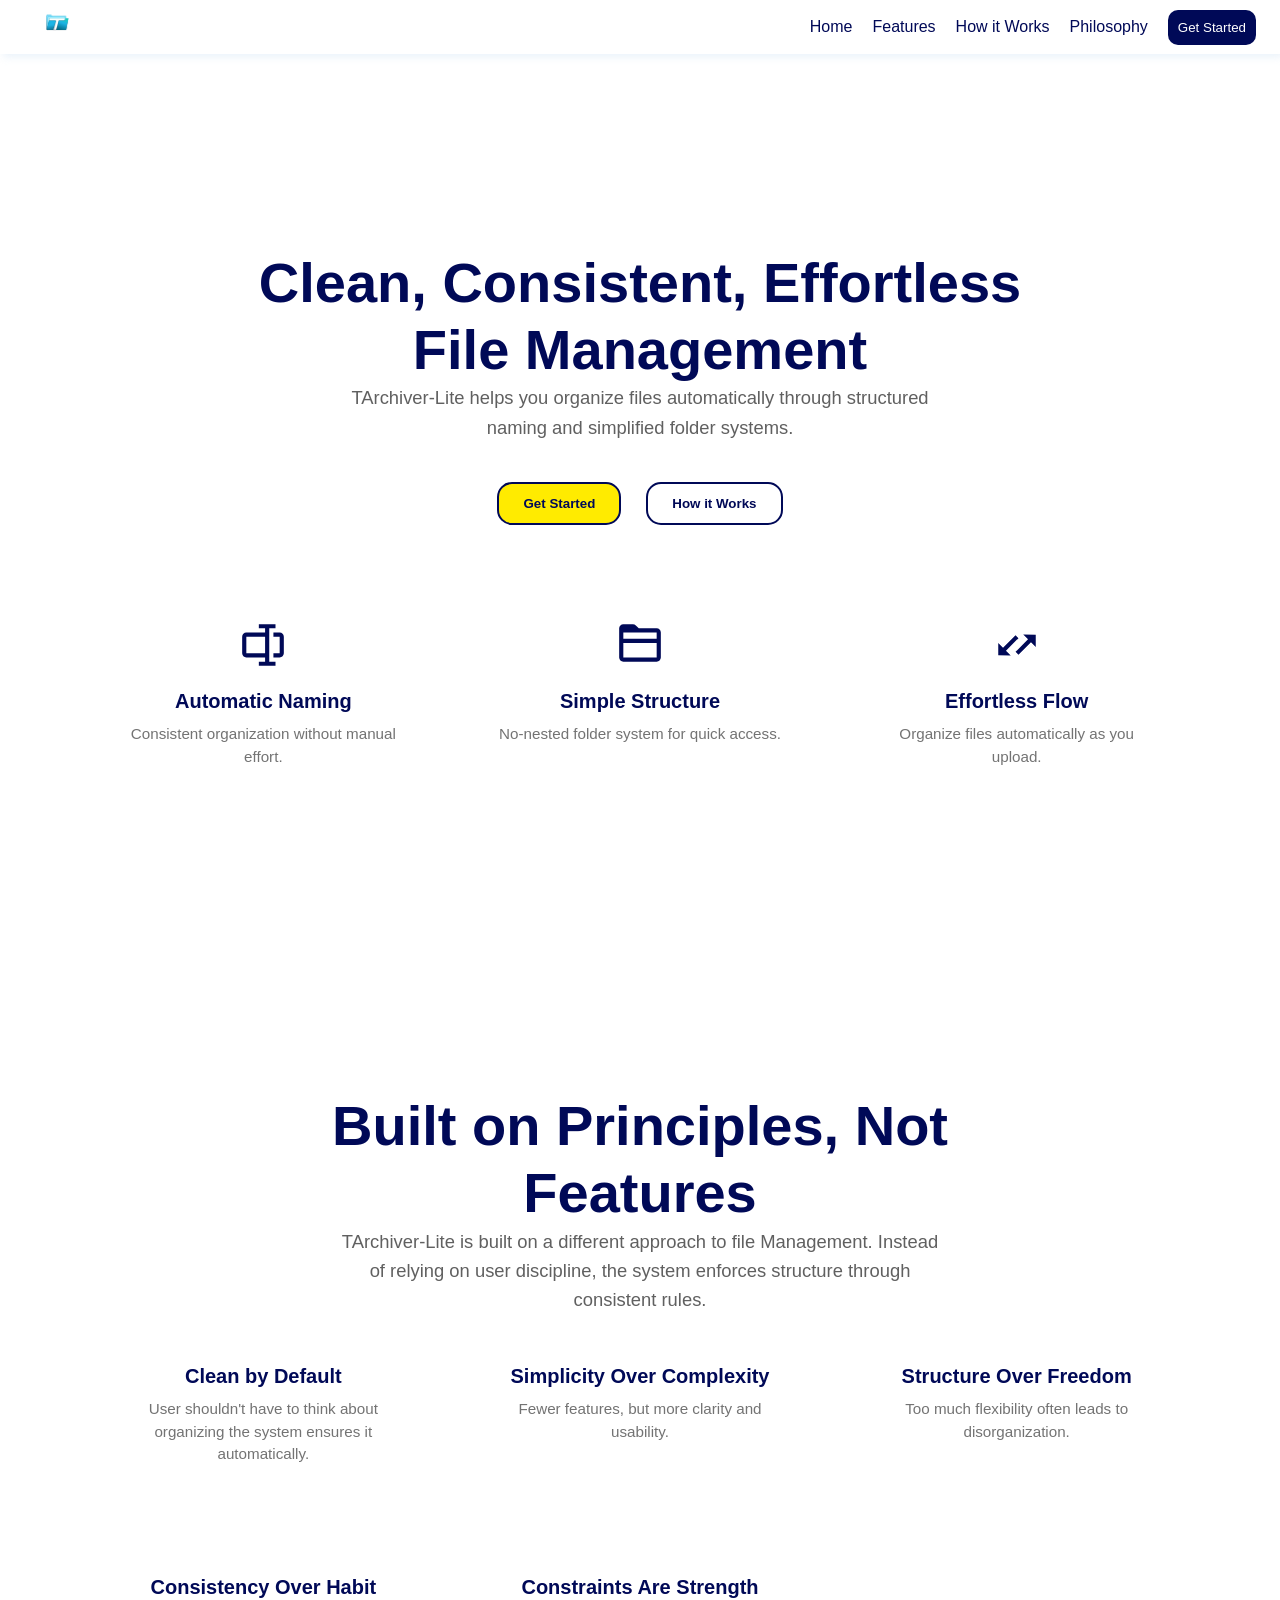
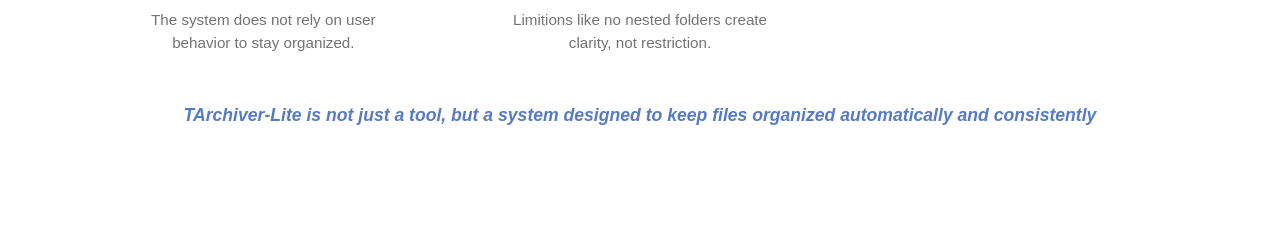
<file: index.html>
<!doctype html>
<html lang="en">
  <head>
    <meta charset="UTF-8" />
    <meta name="viewport" content="width=device-width, initial-scale=1.0" />
    <title>TARCHIVER-LITE</title>
    <!-- css -->
    <link rel="stylesheet" href="assets/style.css" />

    <!-- css icon -->
    <link
      href="https://cdn.boxicons.com/3.0.8/fonts/basic/boxicons.min.css"
      rel="stylesheet"
    />
  </head>
  <body>
    <header>
      <nav>
        <div class="logo">
          <img
            src="assets/img/Logo_TArchiver_Lite-removebg-preview.png"
            alt="logo"
          />
        </div>
        <!-- menu untuk versi desktop -->
        <ul class="desktop-menu">
          <li><a href="#home">Home</a></li>
          <li><a href="#features">Features</a></li>
          <li><a href="#hiw">How it Works</a></li>
          <li><a href="#philosophy">Philosophy</a></li>
          <li><button>Get Started</button></li>
        </ul>
        <!-- Tombol Hamburger Menu -->
        <div class="hamburger-menu">
          <div class="bar"></div>
          <div class="bar"></div>
          <div class="bar"></div>
        </div>

        <!-- menu untuk versi mobile -->
        <ul class="mobile-menu">
          <li><a href="#home">Home</a></li>
          <li><a href="#features">Features</a></li>
          <li><a href="#hiw">How it Works</a></li>
          <li><a href="#philosophy">Philosophy</a></li>
          <li><button>Get Started</button></li>

          <button class="close-btn">V</button>
        </ul>
      </nav>
    </header>

    <main>
      <section id="home">
        <div class="container-home">
          <div class="hero-content">
            <h1 class="title">Clean, Consistent, Effortless File Management</h1>
            <p class="subtitle">
              TArchiver-Lite helps you organize files automatically through
              structured naming and simplified folder systems.
            </p>
          </div>

          <div class="cta">
            <button class="btn-primary">Get Started</button>
            <button class="btn-secondary">How it Works</button>
          </div>

          <div class="features-points">
            <div class="feature-card">
              <img
                src="assets/img/rename.svg"
                alt=""
                class="icon-placeholder"
              />
              <h3>Automatic Naming</h3>
              <p>Consistent organization without manual effort.</p>
            </div>
            <div class="feature-card">
              <img
                src="assets/img/folder-open.svg"
                alt=""
                class="icon-placeholder"
              />
              <h3>Simple Structure</h3>
              <p>No-nested folder system for quick access.</p>
            </div>
            <div class="feature-card">
              <img
                src="assets/img/swap-diagonal.svg"
                alt=""
                class="icon-placeholder"
              />
              <h3>Effortless Flow</h3>
              <p>Organize files automatically as you upload.</p>
            </div>
          </div>
        </div>
      </section>
      <section id="features"></section>
      <section id="hiw"></section>
      <section id="philosophy">
        <div class="container-philosophy">
          <!-- Hero Philosophy -->
          <div class="hero-philosophy">
            <h1 class="title">Built on Principles, Not Features</h1>
            <p class="subtitle">
              TArchiver-Lite is built on a different approach to file
              Management. Instead of relying on user discipline, the system
              enforces structure through consistent rules.
            </p>
          </div>

          <!-- Core Principles -->
          <div class="feature-philosophy">
            <div class="philosophy-card">
              <i class="bx bx-brush-sparkles icon" style="color: #000957"></i>
              <h3>Clean by Default</h3>
              <p>
                User shouldn't have to think about organizing the system ensures
                it automatically.
              </p>
            </div>
            <div class="philosophy-card">
              <i class="bx bx-sparkles-alt icon" style="color:#000957;"></i>
              <h3>Simplicity Over Complexity</h3>
              <p>Fewer features, but more clarity and usability.</p>
            </div>
            <div class="philosophy-card">
              <i class="bx bx-grid icon" style="color:#000957;"></i>
              <h3>Structure Over Freedom</h3>
              <p>Too much flexibility often leads to disorganization.</p>
            </div>
            <div class="philosophy-card">
              <i class="bx bx-infinite icon" style="color:#000957;"></i>
              <h3>Consistency Over Habit</h3>
              <p>
                The system does not rely on user behavior to stay organized.
              </p>
            </div>
            <div class="philosophy-card">
              <i class="bx bx-check-shield icon" style="color:#000957;"></i>
              <h3>Constraints Are Strength</h3>
              <p>
                Limitions like no nested folders create clarity, not
                restriction.
              </p>
            </div>
          </div>

          <!-- Closing -->
          <div class="closing-philosophy">
            <p>
              TArchiver-Lite is not just a tool, but a system designed to keep
              files organized automatically and consistently
            </p>
          </div>
        </div>
      </section>
    </main>

    <footer></footer>
    <script src="assets/script.js"></script>
  </body>
</html>
</file>
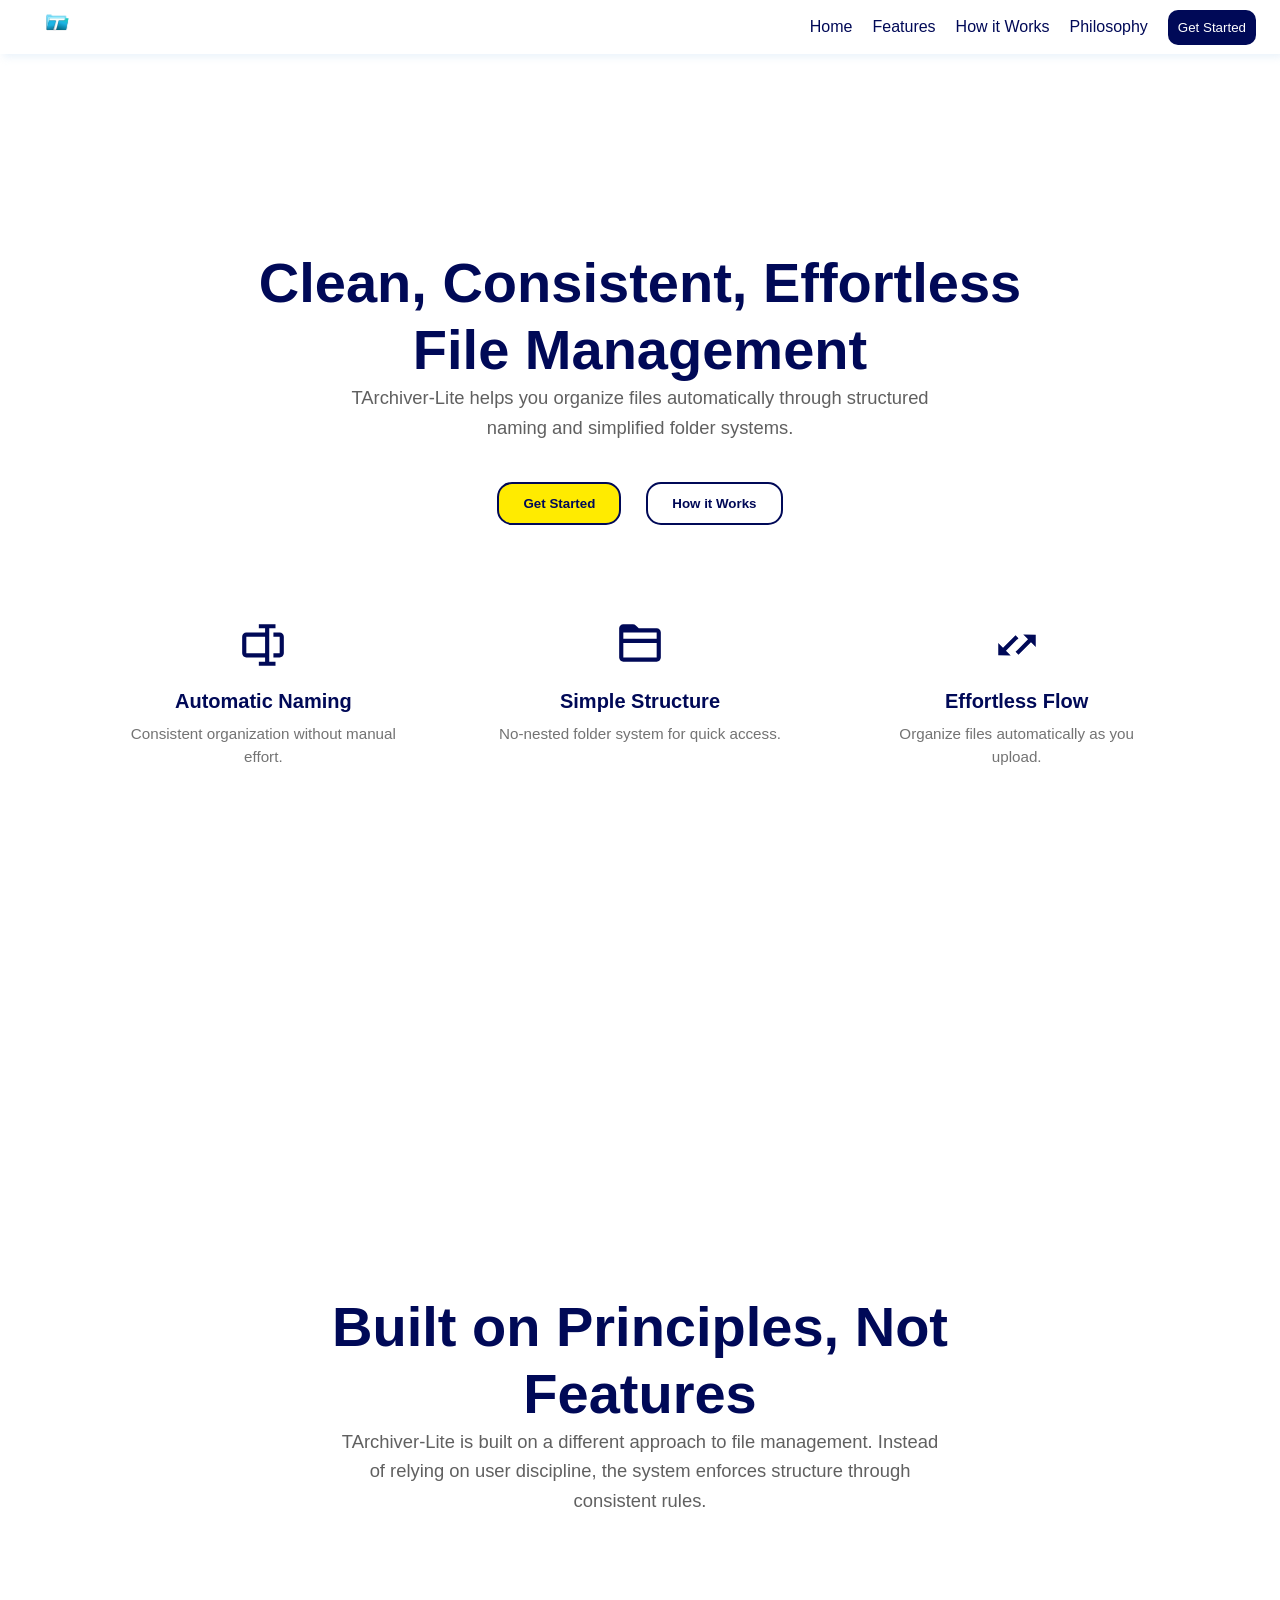
<file: tarchiver-lite/index.html>
<!doctype html>
<html lang="en">
  <head>
    <meta charset="UTF-8" />
    <meta name="viewport" content="width=device-width, initial-scale=1.0" />
    <title>TARCHIVER-LITE</title>
    <link rel="stylesheet" href="assets/style.css" />
  </head>
  <body>
    <header>
      <nav>
        <div class="logo">
          <img
            src="assets/img/Logo_TArchiver_Lite-removebg-preview.png"
            alt="logo"
          />
        </div>
        <!-- menu untuk versi desktop -->
        <ul class="desktop-menu">
          <li><a href="#home">Home</a></li>
          <li><a href="#features">Features</a></li>
          <li><a href="#hiw">How it Works</a></li>
          <li><a href="#philosophy">Philosophy</a></li>
          <li><button>Get Started</button></li>
        </ul>
        <!-- Tombol Hamburger Menu -->
        <div class="hamburger-menu">
          <div class="bar"></div>
          <div class="bar"></div>
          <div class="bar"></div>
        </div>

        <!-- menu untuk versi mobile -->
        <ul class="mobile-menu">
          <li><a href="#home">Home</a></li>
          <li><a href="#features">Features</a></li>
          <li><a href="#hiw">How it Works</a></li>
          <li><a href="#philosophy">Philosophy</a></li>
          <li><button>Get Started</button></li>

          <button class="close-btn">V</button>
        </ul>
      </nav>
    </header>

    <main>
      <section id="home">
        <div class="container-home">
          <div class="hero-content">
            <h1 class="title">Clean, Consistent, Effortless File Management</h1>
            <p class="subtitle">
              TArchiver-Lite helps you organize files automatically through
              structured naming and simplified folder systems.
            </p>
          </div>

          <div class="cta">
            <button class="btn-primary">Get Started</button>
            <button class="btn-secondary">How it Works</button>
          </div>

          <div class="features-points">
            <div class="feature-card">
              <img
                src="assets/img/rename.svg"
                alt=""
                class="icon-placeholder"
              />
              <h3>Automatic Naming</h3>
              <p>Consistent organization without manual effort.</p>
            </div>
            <div class="feature-card">
              <img
                src="assets/img/folder-open.svg"
                alt=""
                class="icon-placeholder"
              />
              <h3>Simple Structure</h3>
              <p>No-nested folder system for quick access.</p>
            </div>
            <div class="feature-card">
              <img
                src="assets/img/swap-diagonal.svg"
                alt=""
                class="icon-placeholder"
              />
              <h3>Effortless Flow</h3>
              <p>Organize files automatically as you upload.</p>
            </div>
          </div>
        </div>
      </section>
      <section id="features"></section>
      <section id="hiw"></section>
      <section id="philosophy">
        <div class="container-philosophy">
          <!-- Hero Content -->
          <div class="hero-content">
            <h2 class="title">Built on Principles, Not Features</h2>
            <p class="subtitle">
              TArchiver-Lite is built on a different approach to file
              management. Instead of relying on user discipline, the system
              enforces structure through consistent rules.
            </p>
          </div>
        </div>
      </section>
    </main>

    <footer></footer>
    <script src="assets/script.js"></script>
  </body>
</html>
</file>
<file: assets/style.css>
/* Reset CSS */
* {
  padding: 0;
  margin: 0;
  box-sizing: border-box;
  list-style: none;
  text-decoration: none;
}

:root {
  --background-color: #fff;
  --primary-color: #000957;
  --hover-color: #577bc1;
  --secondary-color: #ffeb00;
}

body {
  font-family: Arial, Helvetica, sans-serif;
  display: flex;
  flex-direction: column;
}

header{
  background-color: var(--background-color);
  z-index: 1000;
}

/* Style navbar */
nav {
  position: fixed;
  background-color: #fff;
  width: 100%;
  display: flex;
  justify-content: space-between;
  align-items: center;
  padding: 0 1.5rem;
  box-shadow: 3px 3px 8px 0px rgba(187, 213, 239, 0.3);
  z-index: 1000;
}

nav .logo img {
  height: 50px;
  width: auto;
}

/* Style navbar desktop */
nav ul.desktop-menu {
  display: flex;
  align-items: center;
  gap: 20px;
}

/* Style list menu */
nav ul li a {
  color: var(--primary-color);
  position: relative;
}

nav ul li a::after {
  content: "";
  position: absolute;
  left: 0;
  bottom: 0;
  width: 0;
  height: 2px;
  background-color: var(--secondary-color);
  transition: width 0.5s ease;
}

nav ul li a:hover {
  color: var(--hover-color);
}

nav ul li a:hover::after {
  width: 100%;
}

nav ul li button {
  padding: 10px 10px;
  border: none;
  border-radius: 10px;
  color: var(--background-color);
  background-color: var(--primary-color);
  transition: all 0.2s ease-in-out;
}

nav ul li button:hover {
  color: var(--background-color);
  background-color: var(--hover-color);
}

/* Style hamburger-menu */
.hamburger-menu {
  width: 30px;
  height: 20px;
  display: none;
  flex-direction: column;
  justify-content: space-between;
  cursor: pointer;
}

.hamburger-menu .bar {
  height: 3px;
  width: 100%;
  background-color: var(--primary-color);
  transition: all 0.3s ease-in-out;
}

.hamburger-menu.is-active .bar:nth-child(1) {
  transform: translateY(9px) rotate(45deg);
}
.hamburger-menu.is-active .bar:nth-child(2) {
  opacity: 0;
}
.hamburger-menu.is-active .bar:nth-child(3) {
  transform: translateY(-9px) rotate(-45deg);
}

/* Style navbar mobile */
nav ul.mobile-menu {
  position: absolute;
  display: none;
  flex-direction: column;
  justify-content: center;
  align-items: center;
  gap: 20px;
  top: 0;
  left: 0;
  height: 100vh;
  padding: 1.5rem;
  width: 300px;
  background-color: white;
  border-right: 2px solid var(--primary-color);
  transition: ease-in-out;
  z-index: 1000;
}


main{
  display: flex;
  flex-direction: column;
  margin-top: 50px;
}

/* Style home */
section#home,
section#philosophy{
  padding: 3rem 0 0;
  display: flex;
  width: 100%;
  min-height: 100vh;
  background-color: var(--background-color);
  align-items: center;
  justify-content: center;
}

.container-home,
.container-philosophy {
  max-width: 1100px;
  width: 100%;
  text-align: center;
}

.hero-content{
  margin-bottom: 40px;
}

.title{
  font-size: clamp(2rem, 5vw, 3.5rem);
  line-height: 1.2;
  margin-bottom: 20px;
  max-width: 800px;
  margin : 0 auto 0 auto;
  color: var(--primary-color);
}

.subtitle{
  font-size: clamp(0.10rem, 5vw, 1.15rem);
  line-height: 1.6;
  max-width: 600px;
  margin: 0 auto;
  opacity: 0.8;
  color: #393939;
}

.cta{
  display: flex;
  gap: 25px;
  justify-content: center;
  margin-bottom: 65px;
}

.cta button{
  padding: 12px 24px;
  cursor: pointer;
  font-weight: 600;
  color: var(--primary-color);
  border: 2px solid var(--primary-color);
  border-radius: 15px;
}

.cta button.btn-primary{
  background-color: var(--secondary-color);
  transition: all 0.3s ease;
}
.cta button.btn-primary:hover{
  background-color: #fbf28d;
  transform: scale(1.05);
  color: #343d8a;
}

.cta button.btn-secondary{
  background-color: transparent;
  transition: all 0.3s ease;
}
.cta button.btn-secondary:hover{
  background-color: var(--primary-color);
  color: var(--background-color)
}


.features-points {
  display: grid;
  grid-template-columns: repeat(auto-fit, minmax(280px, 1fr));
  gap: 30px;
}

.feature-card {
  padding: 30px;
  display: flex;
  flex-direction: column;
  align-items: center;
}

.icon-placeholder {
  width: 50px;
  height: 50px;
  margin-bottom: 20px;
  fill: var(--secondary-color);
  border-radius: 8px;
}

.feature-card h3 {
  margin-bottom: 10px;
  font-size: 1.25rem;
  color: var(--primary-color);
}

.feature-card p {
  font-size: 0.95rem;
  line-height: 1.5;
  opacity: 0.7;
  color: #393939;
}

/* Philosophy-Style */
.feature-philosophy {
  display: grid;
  grid-template-columns: repeat(auto-fit, minmax(280px, 1fr));
  gap: 30px;
}

.philosophy-card {
  padding: 30px;
  display: flex;
  flex-direction: column;
  align-items: center;
}

.icon{
  font-size: 40px;
  margin-bottom: 20px;
  border-radius: 8px;
}

.philosophy-card h3 {
  margin-bottom: 10px;
  font-size: 1.25rem;
  color: var(--primary-color);
}

.philosophy-card p{
  font-size: 0.95rem;
  line-height: 1.5;
  opacity: 0.7;
  color: #393939;
}

.closing-philosophy{
  padding: 20px;
  margin-bottom: 10px;
}
.closing-philosophy p{
  font-size: 1.1rem;
  font-weight: bold;
  font-style: italic;
  color: var(--hover-color);
}

nav ul.mobile-menu.is-open {
  display: flex;
}

/* Ukuran Tablet */
@media (max-width: 767px) {
  nav ul.desktop-menu li {
    display: none;
  }
  .hamburger-menu {
    display: flex;
  }
  
}

/* Ukuran Handphone */
@media (max-width: 480px) {
  nav ul.mobile-menu {
    width: 100%;
    height: 70vh;
    border-right: 0px;
    border-bottom: 2px solid var(--primary-color);
  }
  nav ul.mobile-menu .close-btn{
  content: "V";
  position: absolute;
  text-align: center;
  bottom: -15px;
  padding: 0.3rem;
  border-radius: 50px;
  width: 1.3rem;
  background-color: var(--primary-color);
  color: var(--secondary-color);
  border: none;
}
.cta {
    flex-direction: column; /* Tombol jadi tumpuk di layar kecil */
    align-items: center;
  }
  
  .cta button {
    width: 100%;
    max-width: 300px;
  }
}
</file>
<file: tarchiver-lite/assets/style.css>
/* Reset CSS */
* {
  padding: 0;
  margin: 0;
  box-sizing: border-box;
  list-style: none;
  text-decoration: none;
}

:root {
  --background-color: #fff;
  --primary-color: #000957;
  --hover-color: #577bc1;
  --secondary-color: #ffeb00;
}

body {
  font-family: Arial, Helvetica, sans-serif;
  display: flex;
  flex-direction: column;
}

header {
  background-color: var(--background-color);
  z-index: 1000;
}

/* Style navbar */
nav {
  position: fixed;
  background-color: #fff;
  width: 100%;
  display: flex;
  justify-content: space-between;
  align-items: center;
  padding: 0 1.5rem;
  box-shadow: 3px 3px 8px 0px rgba(187, 213, 239, 0.3);
  z-index: 1000;
}

nav .logo img {
  height: 50px;
  width: auto;
}

/* Style navbar desktop */
nav ul.desktop-menu {
  display: flex;
  align-items: center;
  gap: 20px;
}

/* Style list menu */
nav ul li a {
  color: var(--primary-color);
  position: relative;
}

nav ul li a::after {
  content: "";
  position: absolute;
  left: 0;
  bottom: 0;
  width: 0;
  height: 2px;
  background-color: var(--secondary-color);
  transition: width 0.5s ease;
}

nav ul li a:hover {
  color: var(--hover-color);
}

nav ul li a:hover::after {
  width: 100%;
}

nav ul li button {
  padding: 10px 10px;
  border: none;
  border-radius: 10px;
  color: var(--background-color);
  background-color: var(--primary-color);
  transition: all 0.2s ease-in-out;
}

nav ul li button:hover {
  color: var(--background-color);
  background-color: var(--hover-color);
}

/* Style hamburger-menu */
.hamburger-menu {
  width: 30px;
  height: 20px;
  display: none;
  flex-direction: column;
  justify-content: space-between;
  cursor: pointer;
}

.hamburger-menu .bar {
  height: 3px;
  width: 100%;
  background-color: var(--primary-color);
  transition: all 0.3s ease-in-out;
}

.hamburger-menu.is-active .bar:nth-child(1) {
  transform: translateY(9px) rotate(45deg);
}
.hamburger-menu.is-active .bar:nth-child(2) {
  opacity: 0;
}
.hamburger-menu.is-active .bar:nth-child(3) {
  transform: translateY(-9px) rotate(-45deg);
}

/* Style navbar mobile */
nav ul.mobile-menu {
  position: absolute;
  display: none;
  flex-direction: column;
  justify-content: center;
  align-items: center;
  gap: 20px;
  top: 0;
  left: 0;
  height: 100vh;
  padding: 1.5rem;
  width: 300px;
  background-color: white;
  border-right: 2px solid var(--primary-color);
  transition: ease-in-out;
  z-index: 1000;
}

main {
  display: flex;
  flex-direction: column;
  margin-top: 50px;
}

/* Style home */
section#home {
  padding: 3rem 0 0;
  display: flex;
  width: 100%;
  min-height: 100vh;
  background-color: var(--background-color);
  align-items: center;
  justify-content: center;
}

/* Style home */
section#philosophy {
  padding: 3rem 0 0;
  display: flex;
  width: 100%;
  min-height: 100vh;
  background-color: var(--background-color);
  align-items: center;
  justify-content: center;
}

.container-home,
.container-philosophy {
  max-width: 1100px;
  width: 100%;
  text-align: center;
}

.hero-content {
  margin-bottom: 40px;
}

.title {
  font-size: clamp(2rem, 5vw, 3.5rem);
  line-height: 1.2;
  margin-bottom: 20px;
  max-width: 800px;
  margin: 0 auto 0 auto;
  color: var(--primary-color);
}

.subtitle {
  font-size: clamp(0.1rem, 5vw, 1.15rem);
  line-height: 1.6;
  max-width: 600px;
  margin: 0 auto;
  opacity: 0.8;
  color: #393939;
}

.cta {
  display: flex;
  gap: 25px;
  justify-content: center;
  margin-bottom: 65px;
}

.cta button {
  padding: 12px 24px;
  cursor: pointer;
  font-weight: 600;
  color: var(--primary-color);
  border: 2px solid var(--primary-color);
  border-radius: 15px;
}

.cta button.btn-primary {
  background-color: var(--secondary-color);
  transition: all 0.3s ease;
}
.cta button.btn-primary:hover {
  background-color: #fbf28d;
  transform: scale(1.05);
  color: #343d8a;
}

.cta button.btn-secondary {
  background-color: transparent;
  transition: all 0.3s ease;
}
.cta button.btn-secondary:hover {
  background-color: var(--primary-color);
  color: var(--background-color);
}

.features-points {
  display: grid;
  grid-template-columns: repeat(auto-fit, minmax(280px, 1fr));
  gap: 30px;
}

.feature-card {
  padding: 30px;
  display: flex;
  flex-direction: column;
  align-items: center;
}

.icon-placeholder {
  width: 50px;
  height: 50px;
  margin-bottom: 20px;
  fill: var(--secondary-color);
  border-radius: 8px;
}

.feature-card h3 {
  margin-bottom: 10px;
  font-size: 1.25rem;
  color: var(--primary-color);
}

.feature-card p {
  font-size: 0.95rem;
  line-height: 1.5;
  opacity: 0.7;
  color: #393939;
}

nav ul.mobile-menu.is-open {
  display: flex;
}

/* Ukuran Tablet */
@media (max-width: 767px) {
  nav ul.desktop-menu li {
    display: none;
  }
  .hamburger-menu {
    display: flex;
  }
}

/* Ukuran Handphone */
@media (max-width: 480px) {
  nav ul.mobile-menu {
    width: 100%;
    height: 70vh;
    border-right: 0px;
    border-bottom: 2px solid var(--primary-color);
  }
  nav ul.mobile-menu .close-btn {
    content: "V";
    position: absolute;
    text-align: center;
    bottom: -15px;
    padding: 0.3rem;
    border-radius: 50px;
    width: 1.3rem;
    background-color: var(--primary-color);
    color: var(--secondary-color);
    border: none;
  }
  .cta {
    flex-direction: column; /* Tombol jadi tumpuk di layar kecil */
    align-items: center;
  }

  .cta button {
    width: 100%;
    max-width: 300px;
  }
}
</file>
